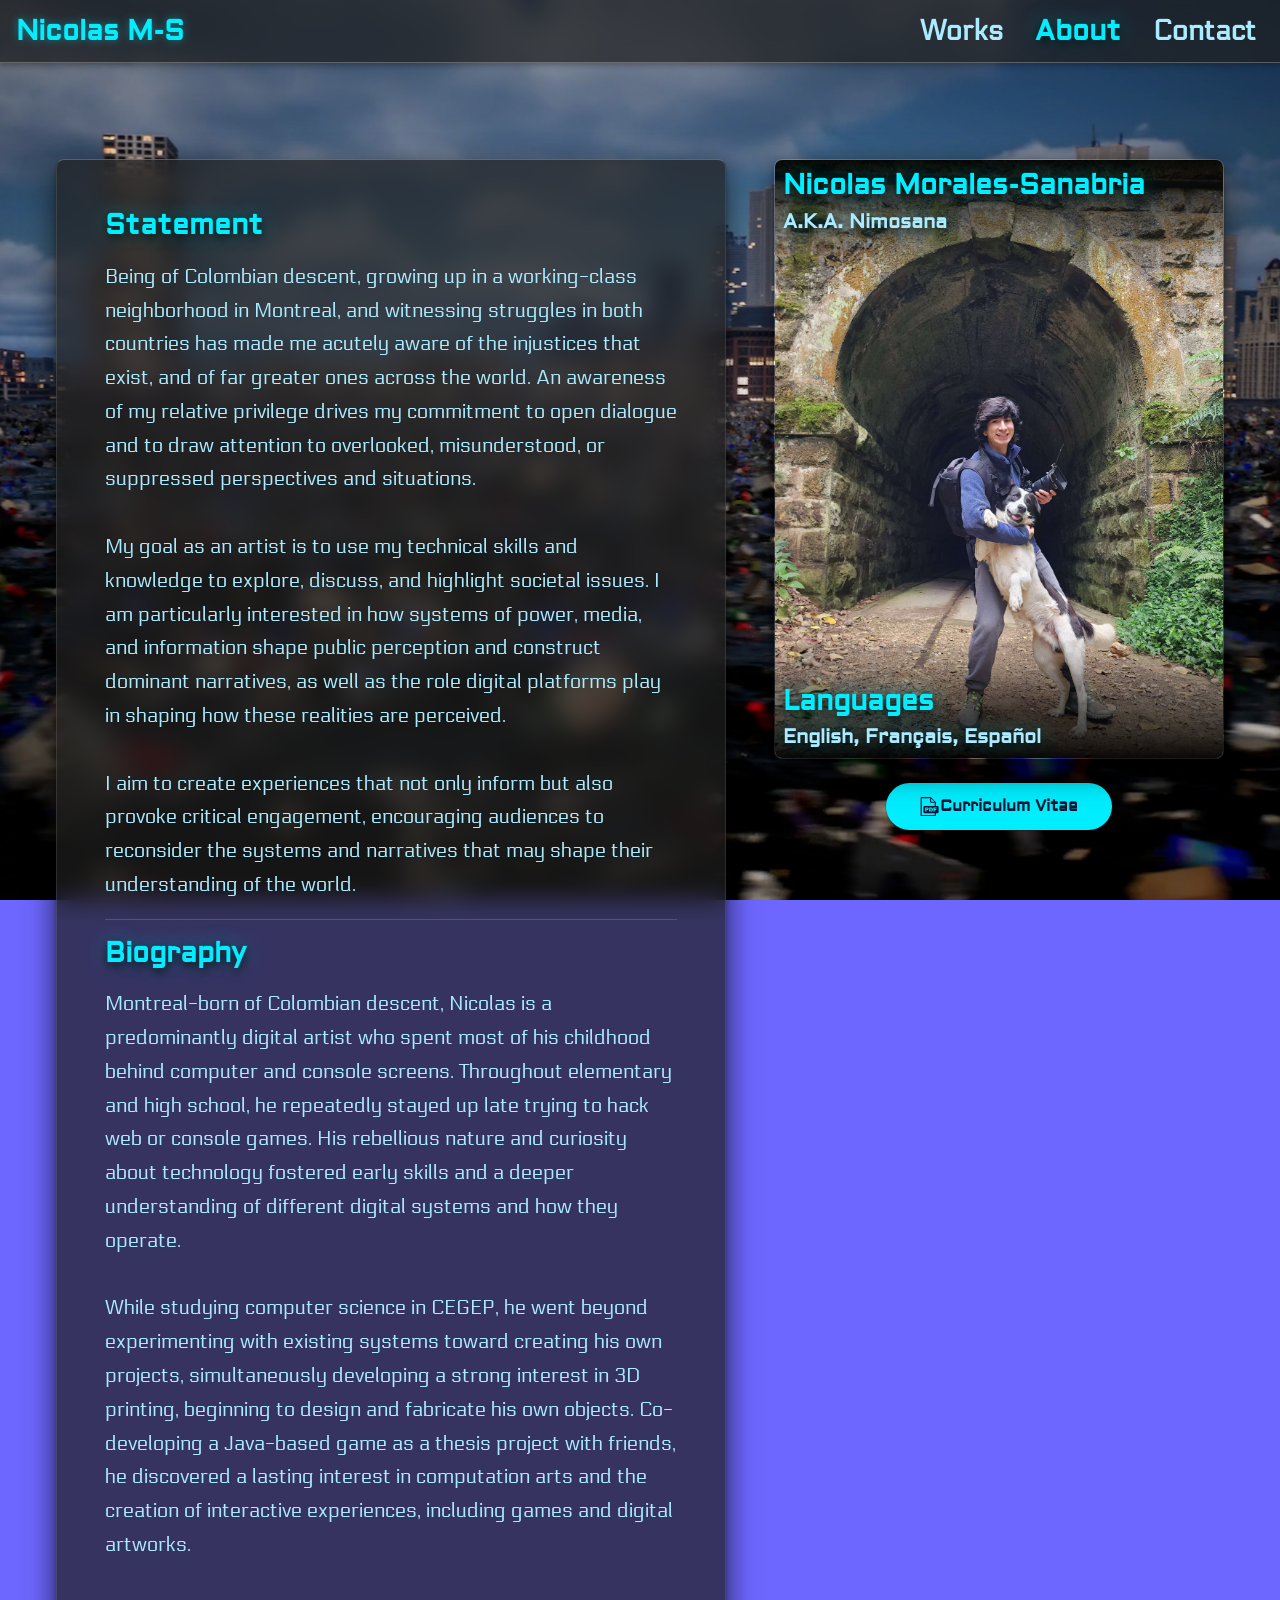
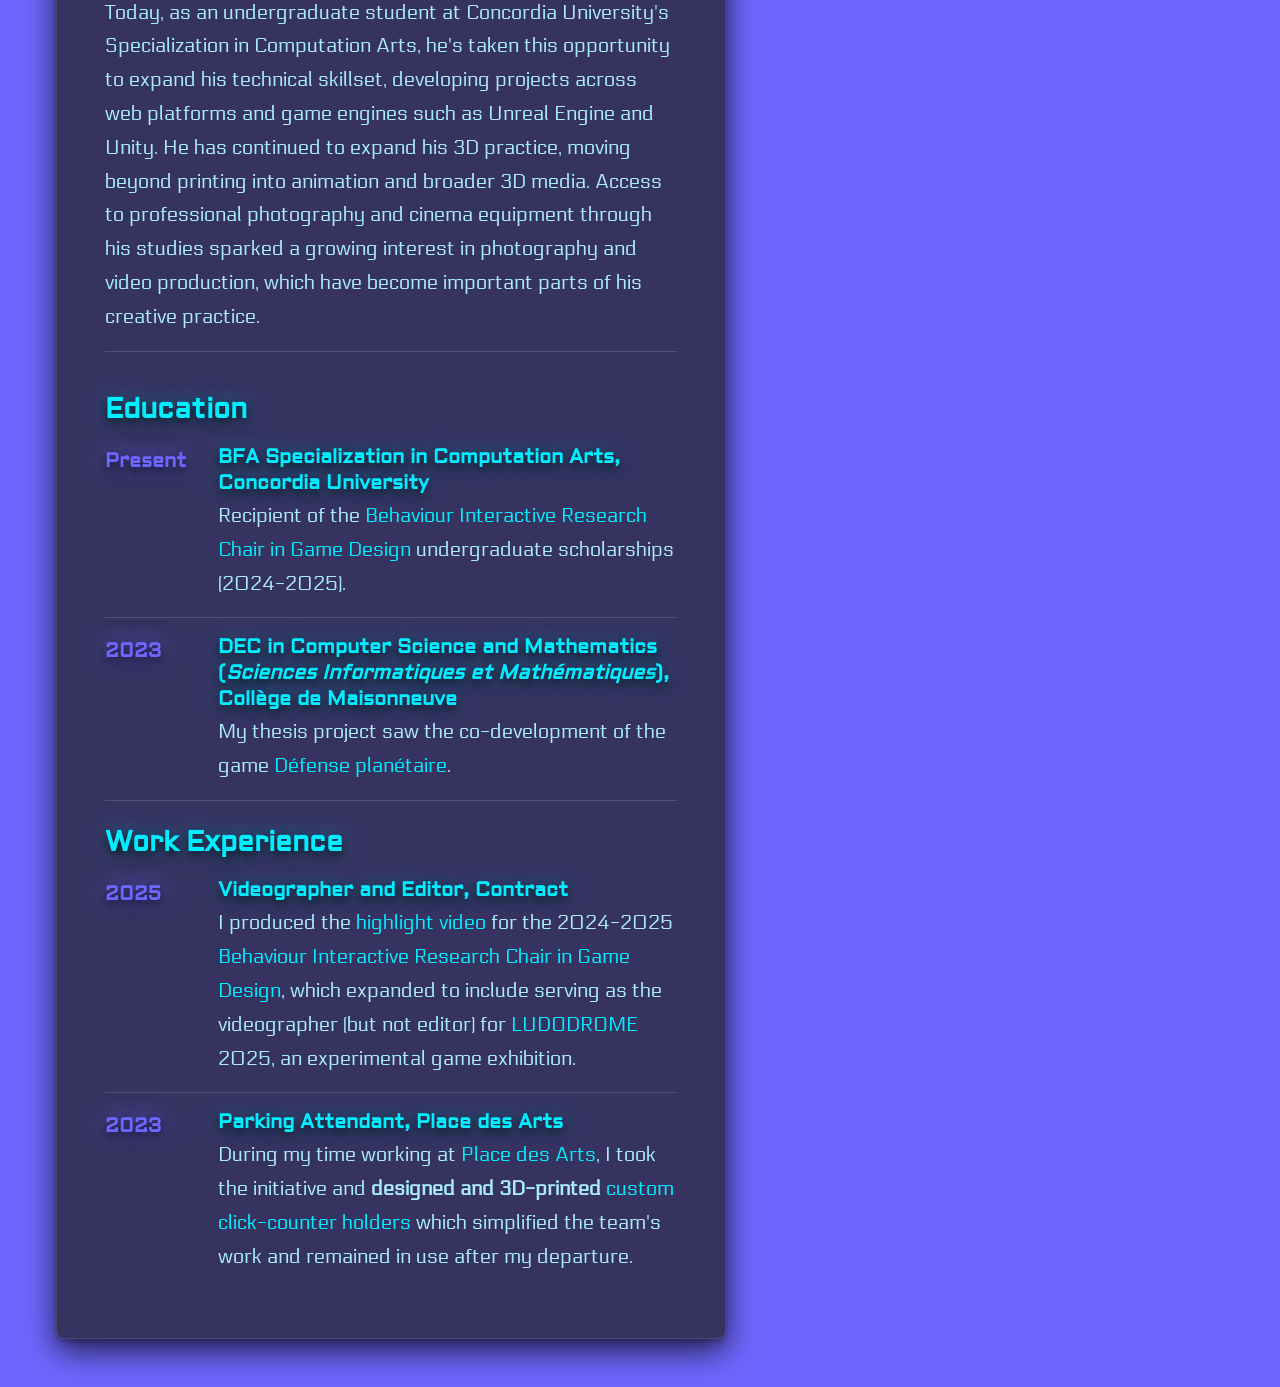
<file: bio/index.html>
<!DOCTYPE html>
<html lang="en" dir="ltr">

<head>
    <link rel="icon" href="../resources/page/icon.png" type="image/png">
    <meta charset="UTF-8">
    <meta name="viewport" content="width=device-width, initial-scale=1.0">
    <link rel="preconnect" href="https://fonts.googleapis.com">
    <link rel="preconnect" href="https://fonts.gstatic.com" crossorigin>
    <!-- <script src="https://unpkg.com/@strudel/web@latest"></script> -->
    <link href="https://fonts.googleapis.com/css2?family=Aldrich&family=Electrolize&family=Jockey+One&display=swap"
        rel="stylesheet">
    <title>Biography - Nicolas M-S</title>
</head>


<link rel="stylesheet" href="../code/css/style.css">
<link rel="stylesheet" href="../code/css/bio.css">
<script src="../code/js/script.js"></script>

<body>
    <nav class="navbar surface" aria-label="Main Navigation">
        <div class="nav-container">
            <div class="nav-brand">
                <a href="../index.html" class="nav-logo">Nicolas M-S</a>
            </div>

            <button class="nav-toggle" aria-expanded="false" aria-controls="nav-menu" aria-label="Toggle navigation">
                <span class="hamburger"></span>
            </button>
            <ul id="nav-menu" class="nav-menu">
                <li><a href="../index.html" class="nav-link">Works</a></li>
                <li><a href="index.html" class="nav-link active">About</a></li>
                <!-- <li><a href="../design-system/index.html" class="nav-link">Design System</a></li> -->
                <li><a href="../contact/index.html" class="nav-link">Contact</a></li>
            </ul>
        </div>
    </nav>

    <main class="container bio-layout">
        <div class="bio-right-column">
            <div class="bio-image-wrapper">
                <img src="../resources/page/porto.jpg" alt="Nicolas Morales-Sanabria Portrait">
                <div class="portrait-overlay"></div>
                <div class="portrait-content">
                    <div class="portrait-name">
                        <h2 class="portrait-title" style="margin-bottom: var(--spacing-xs);">Nicolas Morales-Sanabria
                        </h2>
                        <h3 style="margin-bottom: var(--spacing-md); color: var(--color-text);">A.K.A. Nimosana</h3>
                    </div>
                    <div class="portrait-languages">
                        <h3 class="portrait-title" style="margin-bottom: var(--spacing-xs);">Languages</h3>
                        <h3 style="margin-bottom: 0; color: var(--color-text);">English, Français, Español</h3>
                    </div>
                </div>
            </div>
            <div class="portrait-cv" style="margin-top: var(--spacing-sm);">
                <a href="../resources/page/NicolasMS_CV_2026.pdf" target="_blank" class="btn flex-center">
                    <svg class="cv-icon" version="1.1" id="Layer_1" xmlns="http://www.w3.org/2000/svg"
                        xmlns:xlink="http://www.w3.org/1999/xlink" x="0px" y="0px" viewBox="0 0 115.28 122.88"
                        style="enable-background:new 0 0 115.28 122.88; width: 1.2em; height: 1.2em;"
                        xml:space="preserve">
                        <g fill="currentColor">
                            <path fill-rule="evenodd" clip-rule="evenodd"
                                d="M25.38,57h64.88V37.34H69.59c-2.17,0-5.19-1.17-6.62-2.6c-1.43-1.43-2.3-4.01-2.3-6.17V7.64l0,0H8.15 c-0.18,0-0.32,0.09-0.41,0.18C7.59,7.92,7.55,8.05,7.55,8.24v106.45c0,0.14,0.09,0.32,0.18,0.41c0.09,0.14,0.28,0.18,0.41,0.18 c22.78,0,58.09,0,81.51,0c0.18,0,0.17-0.09,0.27-0.18c0.14-0.09,0.33-0.28,0.33-0.41v-11.16H25.38c-4.14,0-7.56-3.4-7.56-7.56 V64.55C17.82,60.4,21.22,57,25.38,57L25.38,57z M29.5,67.4h13.19c2.87,0,5.02,0.68,6.46,2.05c1.43,1.37,2.14,3.31,2.14,5.84 c0,2.59-0.78,4.62-2.34,6.08c-1.56,1.46-3.94,2.19-7.14,2.19h-4.35v9.49H29.5V67.4L29.5,67.4z M37.45,78.37h1.95 c1.54,0,2.62-0.27,3.24-0.8c0.62-0.53,0.93-1.21,0.93-2.04c0-0.81-0.27-1.49-0.81-2.05c-0.54-0.56-1.55-0.84-3.05-0.84h-2.27V78.37 L37.45,78.37z M54.99,67.4h11.78c2.32,0,4.2,0.32,5.63,0.94c1.43,0.63,2.61,1.53,3.55,2.71c0.93,1.18,1.61,2.55,2.02,4.11 c0.42,1.56,0.63,3.22,0.63,4.97c0,2.74-0.31,4.87-0.94,6.38c-0.62,1.51-1.49,2.78-2.6,3.8c-1.11,1.02-2.3,1.7-3.57,2.04 c-1.74,0.47-3.31,0.7-4.72,0.7H54.99V67.4L54.99,67.4z M62.9,73.21v14.01h1.95c1.66,0,2.84-0.19,3.55-0.55 c0.7-0.37,1.25-1.01,1.65-1.92c0.4-0.92,0.6-2.4,0.6-4.45c0-2.72-0.44-4.57-1.33-5.58c-0.89-1-2.36-1.5-4.42-1.5H62.9L62.9,73.21z M82.25,67.4h19.6v5.52H90.21v4.48h9.96v5.2h-9.96v10.46h-7.95V67.4L82.25,67.4z M97.79,57h9.93c4.16,0,7.56,3.41,7.56,7.56v31.42 c0,4.15-3.41,7.56-7.56,7.56h-9.93v13.55c0,1.61-0.65,3.04-1.7,4.1c-1.06,1.06-2.49,1.7-4.1,1.7c-29.44,0-56.59,0-86.18,0 c-1.61,0-3.04-0.64-4.1-1.7c-1.06-1.06-1.7-2.49-1.7-4.1V5.85c0-1.61,0.65-3.04,1.7-4.1c1.06-1.06,2.53-1.7,4.1-1.7h58.72 C64.66,0,64.8,0,64.94,0c0.64,0,1.29,0.28,1.75,0.69h0.09c0.09,0.05,0.14,0.09,0.23,0.18l29.99,30.36c0.51,0.51,0.88,1.2,0.88,1.98 c0,0.23-0.05,0.41-0.09,0.65V57L97.79,57z M67.52,27.97V8.94l21.43,21.7H70.19c-0.74,0-1.38-0.32-1.89-0.78 C67.84,29.4,67.52,28.71,67.52,27.97L67.52,27.97z" />
                        </g>
                    </svg>
                    <span style="font-family: var(--font-family-heading); margin-bottom: 0;"> Curriculum Vitae</span>
                </a>
            </div>
        </div>



        <div id="bio" class="surface bio-text-wrapper">
            <div class="resume-item">
                <h2 class="resume-section-title">Statement</h2>
                <p> Being of Colombian descent, growing up in a working-class neighborhood in Montreal, and witnessing
                    struggles in both countries has made me acutely aware of the injustices that exist, and of far
                    greater ones across the world. An awareness of my relative privilege drives my commitment to open
                    dialogue and to draw attention to overlooked, misunderstood, or suppressed perspectives and
                    situations.<br><br>
                    My goal as an artist is to use my technical skills and knowledge to explore, discuss, and highlight
                    societal issues. I am particularly interested in how systems of power, media, and information shape
                    public perception and construct dominant narratives, as well as the role digital platforms play in
                    shaping how these realities are perceived. <br><br>
                    I aim to create experiences that not only inform but also provoke critical engagement, encouraging
                    audiences to reconsider the systems and narratives that may shape their understanding of the world.
                </p>
            </div>
            <div class="resume-item">
                <h2 class="resume-section-title">Biography</h2>
                <p> Montreal-born of Colombian descent, Nicolas is a predominantly digital artist who spent most of his
                    childhood behind computer and console screens. Throughout elementary and high school, he repeatedly
                    stayed up late trying to hack web or console games. His rebellious nature and curiosity about
                    technology fostered early skills and a deeper understanding of different digital systems and how
                    they operate.<br><br>
                    While studying computer science in CEGEP, he went beyond experimenting with existing systems toward
                    creating his own projects, simultaneously developing a strong interest in 3D printing, beginning to
                    design and fabricate his own objects. Co-developing a Java-based game as a thesis project with
                    friends, he discovered a lasting interest in computation arts and the creation of interactive
                    experiences, including games and digital artworks.<br><br>
                    Today, as an undergraduate student at Concordia University's Specialization in Computation Arts,
                    he's taken this opportunity to expand his technical skillset, developing projects across web
                    platforms and game engines such as Unreal Engine and Unity. He has continued to expand his 3D
                    practice, moving beyond printing into animation and broader 3D media. Access to professional
                    photography and cinema equipment through his studies sparked a growing interest in photography and
                    video production, which have become important parts of his creative practice.
            </div>

            <div class="resume-container">
                <h2 class="resume-section-title">Education</h2>
                <div class="resume-item">
                    <div class="resume-date">Present</div>
                    <div class="resume-content">
                        <h3>BFA Specialization in Computation Arts, Concordia University</h3>
                        <p>Recipient of the <a href="https://game-design.ca/" target="_blank">Behaviour Interactive
                                Research Chair in Game Design</a> undergraduate scholarships (2024-2025).</p>
                    </div>
                </div>
                <div class="resume-item">
                    <div class="resume-date">2023</div>
                    <div class="resume-content">
                        <h3>DEC in Computer Science and Mathematics (<i>Sciences Informatiques et Mathématiques</i>),
                            Collège de Maisonneuve</h3>
                        <p>My thesis project saw the co-development of the game <a href="">Défense planétaire</a>.</p>
                    </div>
                </div>
                <h2 class="resume-section-title">Work Experience</h2>
                <div class="resume-item">
                    <div class="resume-date">2025</div>
                    <div class="resume-content">
                        <h3>Videographer and Editor, Contract</h3>
                        <p>I produced the <a href="https://www.youtube.com/watch?v=gCreQFiDs4U" target="_blank">
                                highlight video </a>for the 2024-2025 <a href="https://game-design.ca/"
                                target="_blank">Behaviour Interactive Research Chair in Game
                                Design</a>, which expanded to include serving as the videographer (but not editor) for
                            <a href="https://linktr.ee/ludodrome" target="_blank">LUDODROME</a> 2025, an
                            experimental
                            game exhibition.
                        </p>
                    </div>
                </div>
                <div class="resume-item">
                    <div class="resume-date">2023</div>
                    <div class="resume-content">
                        <h3>Parking Attendant, Place des Arts</h3>
                        <p>During my time working at <a href="https://www.placedesarts.com/" target="_blank">Place des
                                Arts</a>, I took the initiative and <strong>designed and 3D-printed </strong><a
                                href="">custom click-counter holders</a> which simplified the team's work and remained
                            in use after my departure.</p>
                    </div>
                </div>
            </div>
        </div>
    </main>
</body>

</html>
</file>
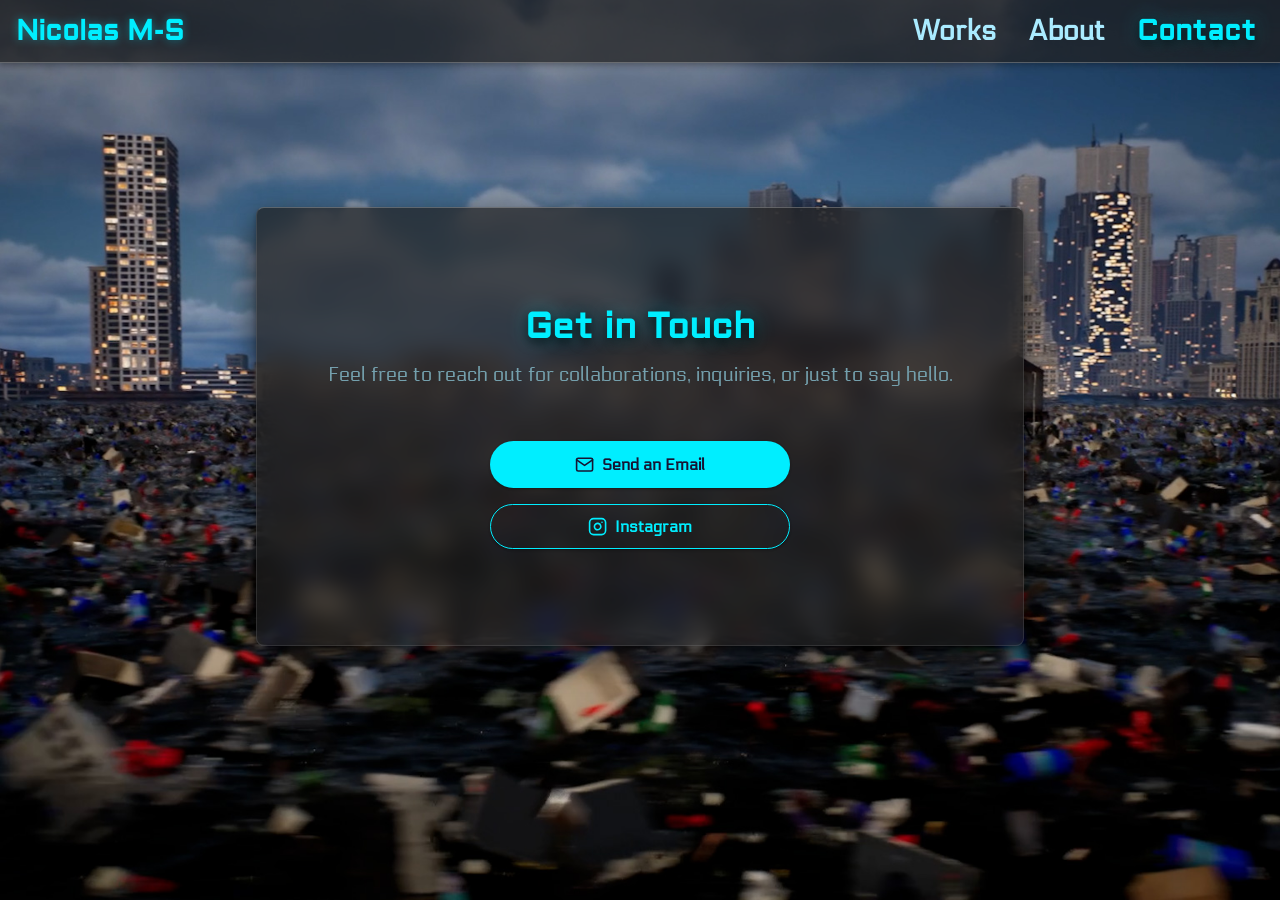
<file: contact/index.html>
<!DOCTYPE html>
<html lang="en" dir="ltr">

<head>
    <link rel="icon" href="../resources/page/icon.png" type="image/png">
    <meta charset="UTF-8">
    <meta name="viewport" content="width=device-width, initial-scale=1.0">
    <link rel="preconnect" href="https://fonts.googleapis.com">
    <link rel="preconnect" href="https://fonts.gstatic.com" crossorigin>
    <link href="https://fonts.googleapis.com/css2?family=Aldrich&family=Electrolize&family=Jockey+One&display=swap"
        rel="stylesheet">
    <title>Contact - Nicolas M-S</title>
</head>

<link rel="stylesheet" href="../code/css/style.css">
<script src="../code/js/script.js"></script>

<body>
    <nav class="navbar surface" aria-label="Main Navigation">
        <div class="nav-container">
            <div class="nav-brand">
                <a href="../index.html" class="nav-logo">Nicolas M-S</a>
            </div>

            <button class="nav-toggle" aria-expanded="false" aria-controls="nav-menu" aria-label="Toggle navigation">
                <span class="hamburger"></span>
            </button>
            <ul id="nav-menu" class="nav-menu">
                <li><a href="../index.html" class="nav-link">Works</a></li>
                <li><a href="../bio/index.html" class="nav-link">About</a></li>
                <!-- <li><a href="../design-system/index.html" class="nav-link">Design System</a></li> -->
                <li><a href="index.html" class="nav-link active">Contact</a></li>
            </ul>
        </div>
    </nav>

    <main class="container"
        style="max-width: 800px; margin: 0 auto; display: flex; flex-direction: column; gap: var(--spacing-xl); padding-top: var(--spacing-xxl);">
        <section class="surface" style="padding: var(--spacing-xxl) var(--spacing-lg); text-align: center;">
            <h1 style="margin-bottom: var(--spacing-sm);">Get in Touch</h1>
            <p style="margin-bottom: var(--spacing-xl); color: var(--color-text-muted);">Feel free to reach out for
                collaborations, inquiries, or just to say hello.</p>

            <div style="display: flex; flex-direction: column; gap: var(--spacing-md); align-items: center;">
                <a href="mailto:nimosana@yahoo.com" class="btn"
                    style="width: 100%; max-width: 300px; display: inline-flex; justify-content: center; align-items: center; gap: var(--spacing-sm);">
                    <svg style="width: 1.2em; height: 1.2em;" viewBox="0 0 24 24" fill="none" stroke="currentColor"
                        stroke-width="2" stroke-linecap="round" stroke-linejoin="round">
                        <path d="M4 4h16c1.1 0 2 .9 2 2v12c0 1.1-.9 2-2 2H4c-1.1 0-2-.9-2-2V6c0-1.1.9-2 2-2z"></path>
                        <polyline points="22,6 12,13 2,6"></polyline>
                    </svg>
                    Send an Email
                </a>

                <a href="https://instagram.com/nimosanart" target="_blank" class="btn"
                    style="width: 100%; max-width: 300px; display: inline-flex; justify-content: center; align-items: center; gap: var(--spacing-sm); background: transparent; border: 1px solid var(--color-primary); color: var(--color-primary);">
                    <!-- Instagram SVG Icon. Update the icon or path if necessary -->
                    <svg style="width: 1.2em; height: 1.2em;" viewBox="0 0 24 24" fill="none" stroke="currentColor"
                        stroke-width="2" stroke-linecap="round" stroke-linejoin="round">
                        <rect x="2" y="2" width="20" height="20" rx="5" ry="5"></rect>
                        <path d="M16 11.37A4 4 0 1 1 12.63 8 4 4 0 0 1 16 11.37z"></path>
                        <line x1="17.5" y1="6.5" x2="17.51" y2="6.5"></line>
                    </svg>
                    Instagram
                </a>
            </div>
        </section>
    </main>

</body>

</html>
</file>
<file: code/css/style.css>
/* ========================================================================= */
/* CSS Variables (Tokens) Foundation                                         */
/* ========================================================================= */
:root {
    /* 11-Color Scale Generation Base Colors */
    --color-bg-base: rgb(110, 103, 255);
    --color-surf-base: rgba(30, 30, 30, 0.7);
    --color-prim-base: #00eeff;
    --color-text-base: #aaebff;

    /* Background Scale */
    --color-bg-50: color-mix(in srgb, var(--color-bg-base), white 80%);
    --color-bg-100: color-mix(in srgb, var(--color-bg-base), white 64%);
    --color-bg-200: color-mix(in srgb, var(--color-bg-base), white 48%);
    --color-bg-300: color-mix(in srgb, var(--color-bg-base), white 32%);
    --color-bg-400: color-mix(in srgb, var(--color-bg-base), white 16%);
    --color-bg-500: var(--color-bg-base);
    --color-bg-600: color-mix(in srgb, var(--color-bg-base), black 16%);
    --color-bg-700: color-mix(in srgb, var(--color-bg-base), black 32%);
    --color-bg-800: color-mix(in srgb, var(--color-bg-base), black 48%);
    --color-bg-900: color-mix(in srgb, var(--color-bg-base), black 64%);
    --color-bg-950: color-mix(in srgb, var(--color-bg-base), black 80%);

    /* Surface Scale */
    --color-surf-50: color-mix(in srgb, var(--color-surf-base), white 80%);
    --color-surf-100: color-mix(in srgb, var(--color-surf-base), white 64%);
    --color-surf-200: color-mix(in srgb, var(--color-surf-base), white 48%);
    --color-surf-300: color-mix(in srgb, var(--color-surf-base), white 32%);
    --color-surf-400: color-mix(in srgb, var(--color-surf-base), white 16%);
    --color-surf-500: var(--color-surf-base);
    --color-surf-600: color-mix(in srgb, var(--color-surf-base), black 16%);
    --color-surf-700: color-mix(in srgb, var(--color-surf-base), black 32%);
    --color-surf-800: color-mix(in srgb, var(--color-surf-base), black 48%);
    --color-surf-900: color-mix(in srgb, var(--color-surf-base), black 64%);
    --color-surf-950: color-mix(in srgb, var(--color-surf-base), black 80%);

    /* Primary Scale */
    --color-prim-50: color-mix(in srgb, var(--color-prim-base), white 80%);
    --color-prim-100: color-mix(in srgb, var(--color-prim-base), white 64%);
    --color-prim-200: color-mix(in srgb, var(--color-prim-base), white 48%);
    --color-prim-300: color-mix(in srgb, var(--color-prim-base), white 32%);
    --color-prim-400: color-mix(in srgb, var(--color-prim-base), white 16%);
    --color-prim-500: var(--color-prim-base);
    --color-prim-600: color-mix(in srgb, var(--color-prim-base), black 16%);
    --color-prim-700: color-mix(in srgb, var(--color-prim-base), black 32%);
    --color-prim-800: color-mix(in srgb, var(--color-prim-base), black 48%);
    --color-prim-900: color-mix(in srgb, var(--color-prim-base), black 64%);
    --color-prim-950: color-mix(in srgb, var(--color-prim-base), black 80%);

    /* Text Scale */
    --color-txt-50: color-mix(in srgb, var(--color-text-base), white 80%);
    --color-txt-100: color-mix(in srgb, var(--color-text-base), white 64%);
    --color-txt-200: color-mix(in srgb, var(--color-text-base), white 48%);
    --color-txt-300: color-mix(in srgb, var(--color-text-base), white 32%);
    --color-txt-400: color-mix(in srgb, var(--color-text-base), white 16%);
    --color-txt-500: var(--color-text-base);
    --color-txt-600: color-mix(in srgb, var(--color-text-base), black 16%);
    --color-txt-700: color-mix(in srgb, var(--color-text-base), black 32%);
    --color-txt-800: color-mix(in srgb, var(--color-text-base), black 48%);
    --color-txt-900: color-mix(in srgb, var(--color-text-base), black 64%);
    --color-txt-950: color-mix(in srgb, var(--color-text-base), black 80%);

    /* Base Aliases to Ensure Layout Stability */
    --color-background: var(--color-bg-500);
    --color-surface: var(--color-surf-500);
    --color-surface-hover: var(--color-surf-400);
    --color-primary: var(--color-prim-500);
    --color-primary-hover: var(--color-prim-300);
    --color-primary-active: var(--color-prim-700);
    --color-text: var(--color-txt-500);
    --color-text-muted: var(--color-txt-700);
    --color-text-on-primary: var(--color-bg-950);
    --color-border: var(--color-bg-700);
    --color-error: #ff5252;
    --color-success: #4caf50;
    --color-focus: var(--color-prim-300);

    /* Typography Scale */
    --font-family-base: "Electrolize", sans-serif;
    --font-family-heading: "Aldrich", sans-serif;
    --font-size-base: 1rem;
    /* 16px default */
    --font-size-sm: 0.875rem;
    /* 14px */
    --font-size-md: 1.125rem;
    /* 18px */
    --font-size-lg: 1.25rem;
    /* 20px */
    --font-size-xl: 1.75rem;
    /* 28px */
    --font-size-xxl: 2.25rem;
    /* 36px */
    --line-height-body: 1.69;
    /* Kept from original */
    --line-height-heading: 1.3;

    /* Spacing System */
    --spacing-xs: 0.25rem;
    /* 4px */
    --spacing-sm: 0.5rem;
    /* 8px */
    --spacing-md: 1rem;
    /* 16px */
    --spacing-lg: 2rem;
    /* 32px */
    --spacing-xl: 3rem;
    /* 48px */
    --spacing-xxl: 6rem;
    /* 96px */

    /* Thumbnail Sizes */
    --thumbnail-width: 12rem;
    --thumbnail-height: 6.75rem;

    /* Scrollbar Settings */
    --scrollbar-thickness: 10px;


    /* Radii & Effects */
    --radius-sm: 4px;
    --radius-md: 8px;
    --radius-lg: 16px;
    --radius-pill: 9999px;
    --shadow-sm: 0 1px 3px rgba(0, 0, 0, 0.12), 0 1px 2px rgba(0, 0, 0, 0.24);
    --shadow-md: 0 4px 6px rgba(0, 0, 0, 0.15), 0 2px 4px rgba(0, 0, 0, 0.12);
    --transition-fast: 0.15s ease-in-out;
    --transition-normal: 0.3s ease-in-out;
}

/* Global Scrollbar Theming */
html::-webkit-scrollbar,
::-webkit-scrollbar {
    width: var(--scrollbar-thickness);
    height: var(--scrollbar-thickness);
}

html::-webkit-scrollbar-track,
::-webkit-scrollbar-track {
    background: rgba(0, 0, 0, 0.4);
    border-radius: var(--radius-pill);
}

html::-webkit-scrollbar-thumb,
::-webkit-scrollbar-thumb {
    background-color: var(--color-primary);
    border-radius: var(--radius-pill);
}

html::-webkit-scrollbar-thumb:hover,
::-webkit-scrollbar-thumb:hover {
    background-color: var(--color-primary-hover);
}

/* Base scrollbar for Firefox globally */
html {
    scrollbar-width: thin;
    scrollbar-color: var(--color-primary) var(--color-bg-950);
}

/* Resets & Base Configuration (Accessibility & Flexibility) */
.electrolize-regular {
    font-family: "Electrolize", sans-serif;
    font-weight: bold;
    font-style: normal;
}

.aldrich-regular {
    font-family: "Aldrich", sans-serif;
    font-weight: bold;
    font-style: normal;
}


/* Box sizing rules */
*,
*::before,
*::after {
    box-sizing: border-box;
}

/* Remove default margin */
body,
h1,
h2,
h3,
h4,
h5,
h6,
p,
figure,
blockquote,
dl,
dd {
    margin: 0;
}

/* Set core root defaults */
html {
    font-size: 16px;
    /* Base 16px so REM units work reliably */
    scroll-behavior: smooth;
    font-family: var(--font-family-base);
}

body {
    min-height: 100vh;
    text-rendering: optimizeSpeed;
    line-height: var(--line-height-body);
    background-color: var(--color-background);
    background-image: url('../../resources/Works/3D/submerged_20.jpg');
    background-repeat: no-repeat;
    background-position: center center;
    background-attachment: fixed;
    background-size: cover;
    color: var(--color-text);
    overflow-x: hidden;
    min-width: 320px;
    -webkit-font-smoothing: antialiased;
}

/* Prevent Background Scrolling When Modal Open */
html:has(dialog[open]),
body:has(dialog[open]) {
    overflow: hidden;
}

/* Typography */

h1,
h2,
h3,
h4,
h5,
h6 {
    font-family: var(--font-family-heading);
    line-height: var(--line-height-heading);
    color: var(--color-primary);
    margin-bottom: var(--spacing-md);
    font-weight: 700;
    text-shadow: 0 4px 12px rgba(0, 0, 0, 0.9), 0 0 20px rgba(0, 238, 255, 0.4);
}

h1 {
    font-size: clamp(var(--font-size-xl), 5vw, var(--font-size-xxl));
}

h2 {
    font-size: clamp(var(--font-size-lg), 4vw, var(--font-size-xl));
}

h3 {
    font-size: clamp(var(--font-size-md), 3vw, var(--font-size-lg));
}

p {
    font-size: clamp(var(--font-size-md), 2.5vw, var(--font-size-lg));
    margin-bottom: var(--spacing-md);
    color: var(--color-text);
    max-width: 80ch;
}

.portrait-title {
    font-size: clamp(var(--font-size-lg), 3vw, var(--font-size-xl));
}

.cv-link {
    justify-content: flex-start;
    gap: var(--spacing-xs);
    text-decoration: none;
    transition: transform var(--transition-fast), filter var(--transition-fast);
    filter: drop-shadow(0 4px 12px rgba(0, 0, 0, 0.9)) drop-shadow(0 0 8px rgba(0, 0, 0, 0.8));
}

.cv-link:hover {
    transform: translateX(4px);
    filter: drop-shadow(0 6px 16px rgba(0, 0, 0, 0.9)) drop-shadow(0 0 16px rgba(0, 238, 255, 0.6));
}

.cv-link:hover .cv-text {
    text-decoration-color: var(--color-primary);
}

.cv-icon {
    width: 1.2em;
    height: 1.2em;
    transition: transform var(--transition-fast);
}

.cv-text {
    margin-bottom: 0;
    font-family: var(--font-family-heading);
    font-size: var(--font-size-xl);
    text-decoration: underline;
    font-weight: bolder;
    text-decoration-color: transparent;
    transition: text-decoration-color var(--transition-fast);
}

/* Links */
a {
    color: var(--color-primary);
    text-decoration: underline;
    text-decoration-color: transparent;
    text-underline-offset: 4px;
    transition: color var(--transition-fast), text-decoration-color var(--transition-fast);
}

a:hover {
    text-decoration-color: var(--color-primary);
}

/* Focus State (WCAG Keyboard Accessibility) */
:focus-visible {
    outline: 3px solid var(--color-focus);
    outline-offset: 2px;
    border-radius: var(--radius-sm);
}

/* ========================================================================= */
/* Layout Architecture                                                       */
/* ========================================================================= */

.container {
    width: 100%;
    max-width: 1200px;
    margin: 0 auto;
    padding: var(--spacing-xl) var(--spacing-md);
    display: flex;
    flex-direction: column;
    gap: var(--spacing-xl);
    /* Gap for sections */
}

/* A reusable surface/card class for layers and elevation */
.surface {
    background-color: var(--color-surface);
    backdrop-filter: blur(12px);
    -webkit-backdrop-filter: blur(12px);
    border-radius: var(--radius-md);
    padding: var(--spacing-xl);
    box-shadow: var(--shadow-md), 0 12px 32px rgba(0, 0, 0, 0.7);
    border: 1px solid rgba(255, 255, 255, 0.1);
    border-top: 1px solid rgba(255, 255, 255, 0.25);
    scroll-margin-top: calc(var(--spacing-xl) + 80px);
    /* Stronger borders and shadows for intense depth */
}

/* Grid layout utility */
.grid {
    display: grid;
    gap: var(--spacing-lg);
}

/* Auto-fit grid for components */
.grid-auto {
    grid-template-columns: repeat(auto-fit, minmax(250px, 1fr));
}

/* Flex utilities */
.flex {
    display: flex;
    gap: var(--spacing-md);
}

.flex-col {
    display: flex;
    flex-direction: column;
    gap: var(--spacing-md);
}

.flex-center {
    display: flex;
    align-items: center;
    justify-content: center;
}

.flex-wrap {
    flex-wrap: wrap;
}



/* ========================================================================= */
/* UI Components                                                             */
/* ========================================================================= */

/* Button */
.btn {
    display: inline-flex;
    align-items: center;
    justify-content: center;
    padding: var(--spacing-sm) var(--spacing-lg);
    font-size: var(--font-size-base);
    font-family: var(--font-family-base);
    font-weight: bold;
    color: var(--color-text-on-primary);
    background-color: var(--color-primary);
    border: 2px solid transparent;
    border-radius: var(--radius-pill);
    text-decoration: none;
    transition: all var(--transition-fast);
    box-shadow: var(--shadow-sm);
}

.btn:hover {
    background-color: var(--color-primary-hover);
    transform: translateY(-2px);
    box-shadow: var(--shadow-md);
}

.btn:active {
    background-color: var(--color-primary-active);
    transform: translateY(0);
}

.btn:disabled {
    background-color: var(--color-surface-hover);
    color: var(--color-text-muted);
    cursor: not-allowed;
    transform: none;
    box-shadow: none;
}

.btn-secondary {
    background-color: transparent;
    border-color: var(--color-primary);
    color: var(--color-primary);
}

.btn-secondary:hover {
    background-color: rgba(231, 151, 151, 0.1);
    /* Primary low alpha */
}

/* Text Input & Form Elements */
.input {
    width: 100%;
    padding: var(--spacing-sm) var(--spacing-md);
    font-family: var(--font-family-base);
    font-size: var(--font-size-base);
    color: var(--color-text);
    background-color: rgba(0, 0, 0, 0.4);
    border: 1px solid var(--color-border);
    border-radius: var(--radius-sm);
    transition: border-color var(--transition-fast), box-shadow var(--transition-fast);
}

.input::placeholder {
    color: var(--color-primary);
}

.input:focus {
    outline: none;
    border-color: var(--color-primary);
    box-shadow: 0 0 0 3px rgba(231, 151, 151, 0.2);
}

/* Checkboxes and Radios */
.checkbox-group,
.radio-group {
    display: flex;
    align-items: center;
    gap: var(--spacing-sm);
    margin-bottom: var(--spacing-sm);
}

input[type="checkbox"],
input[type="radio"] {
    width: 1.25rem;
    height: 1.25rem;
    cursor: url('resources/cursor.png'), pointer;
    accent-color: var(--color-primary);
}

/* Decor, Icons & Images */
img {
    max-width: 100%;
    height: auto;
    border-radius: var(--radius-sm);
    display: block;
}

.aspect-16-9 {
    aspect-ratio: 16 / 9;
    object-fit: cover;
}

.aspect-1-1 {
    aspect-ratio: 1 / 1;
    object-fit: cover;
}

/* Select / Dropdown */
select.input {
    appearance: none;
    /* cursor: url('resources/cursor.png'), pointer; */
    background-image: url("data:image/svg+xml;charset=UTF-8,%3csvg xmlns='http://www.w3.org/2000/svg' viewBox='0 0 24 24' fill='none' stroke='%2300eeff' stroke-width='2' stroke-linecap='round' stroke-linejoin='round'%3e%3cpolyline points='6 9 12 15 18 9'%3e%3c/polyline%3e%3c/svg%3e");
    background-repeat: no-repeat;
    background-position: right 1rem center;
    background-size: 1.25em;
}

select.input option {
    background-color: var(--color-background);
    color: var(--color-text);
}

/* Card Component */
.card {
    background-color: rgba(30, 30, 30, 0.4);
    backdrop-filter: blur(12px);
    border-radius: var(--radius-md);
    padding: var(--spacing-md);
    box-shadow: var(--shadow-sm);
    border: 1px solid rgba(255, 255, 255, 0.05);
    transition: transform var(--transition-fast), box-shadow var(--transition-fast);
}

.card h4 {
    margin-bottom: var(--spacing-xs);
    color: var(--color-primary);
    font-size: var(--font-size-md);
}

.card:hover {
    transform: translateY(-4px);
    box-shadow: var(--shadow-md), 0 8px 24px rgba(0, 0, 0, 0.6);
    border: 1px solid rgba(255, 255, 255, 0.15);
}

/* Progress Bar */
progress {
    -webkit-appearance: none;
    appearance: none;
    width: 100%;
    height: 12px;
    border-radius: var(--radius-pill);
    background-color: rgba(255, 255, 255, 0.1);
    border: 1px solid rgba(255, 255, 255, 0.05);
    overflow: hidden;
}

progress::-webkit-progress-bar {
    background-color: rgba(0, 0, 0, 0.3);
}

progress::-webkit-progress-value {
    background-color: var(--color-primary);
    box-shadow: 0 0 10px var(--color-primary);
}

progress::-moz-progress-bar {
    background-color: var(--color-primary);
}

/* Tooltips */
.tooltip-container {
    position: relative;
    display: inline-block;
    cursor: help;
    text-decoration: underline dotted var(--color-primary);
    text-underline-offset: 4px;
}

.tooltip-container::after {
    content: attr(data-tooltip);
    position: absolute;
    bottom: 150%;
    left: 50%;
    transform: translateX(-50%) translateY(10px);
    background-color: var(--color-bg-900);
    color: var(--color-text);
    padding: var(--spacing-xs) var(--spacing-sm);
    border-radius: var(--radius-sm);
    font-size: var(--font-size-sm);
    white-space: nowrap;
    opacity: 0;
    pointer-events: none;
    transition: opacity var(--transition-fast), transform var(--transition-fast);
    border: 1px solid var(--color-border);
    box-shadow: var(--shadow-md);
}

.tooltip-container:hover::after,
.tooltip-container:focus::after {
    opacity: 1;
    transform: translateX(-50%) translateY(0);
}

/* Alerts */
.alert {
    padding: var(--spacing-md);
    border-radius: var(--radius-sm);
    background-color: rgba(0, 0, 0, 0.4);
    border-left: 4px solid var(--color-primary);
    box-shadow: inset 0 0 0 1px rgba(255, 255, 255, 0.05);
    color: var(--color-text);
}

.alert-error {
    border-left-color: var(--color-error);
}

.alert-success {
    border-left-color: var(--color-success);
}

.alert strong {
    color: white;
}

/* Dialog Box */
dialog {
    background-color: var(--color-surface);
    backdrop-filter: blur(16px);
    -webkit-backdrop-filter: blur(16px);
    border: 1px solid rgba(255, 255, 255, 0.15);
    border-top: 1px solid rgba(255, 255, 255, 0.3);
    border-radius: var(--radius-md);
    color: var(--color-text);
    padding: var(--spacing-xl);
    max-width: 500px;
    box-shadow: 0 20px 50px rgba(0, 0, 0, 0.8), 0 0 0 100vw rgba(0, 0, 0, 0.5);
    /* fallback for old backdrop */
    margin: auto;
}

dialog::backdrop {
    background: rgba(0, 0, 0, 0.7);
    backdrop-filter: blur(6px);
}

/* Image Button */
button.btn-image {
    background-color: rgba(30, 30, 30, 0.4);
    backdrop-filter: blur(12px);
    border: 1px solid rgba(255, 255, 255, 0.05);
    border-radius: var(--radius-md);
    padding: var(--spacing-sm);
    cursor: url('resources/cursor.png'), pointer;
    transition: transform var(--transition-fast), box-shadow var(--transition-fast), border-color var(--transition-fast);
    box-shadow: var(--shadow-sm);
    display: inline-flex;
    align-items: center;
    justify-content: center;
}

button.btn-image:hover {
    transform: translateY(-4px);
    box-shadow: var(--shadow-md), 0 8px 24px rgba(0, 0, 0, 0.6);
    border-color: rgba(255, 255, 255, 0.15);
}

button.btn-image img {
    display: block;
    width: 80px;
    height: 80px;
    object-fit: contain;
    border-radius: var(--radius-sm);
}

/* ========================================================================= */
/* Portfolio Specific Components                                             */
/* ========================================================================= */

/* Slideshow Gallery */
.slideshow {
    position: relative;
    width: 100%;
    margin-top: var(--spacing-md);
    overflow: hidden;
    border-radius: var(--radius-md);
    box-shadow: var(--shadow-md);
    background-color: var(--color-bg-950);
    border: 1px solid rgba(255, 255, 255, 0.1);
}

.slideshow-track {
    display: flex;
    width: 100%;
    overflow-x: auto;
    scroll-snap-type: x mandatory;
    scroll-behavior: smooth;
    -ms-overflow-style: none;
    /* IE and Edge */
    scrollbar-width: none;
    /* Firefox */
}

.slideshow-track::-webkit-scrollbar {
    display: none;
}

.slide {
    flex: 0 0 100%;
    width: 100%;
    scroll-snap-align: center;
    position: relative;
    aspect-ratio: var(--aspect-ratio, 16 / 9);
    /* Consistent ratio constraints */
    display: flex;
    justify-content: center;
    align-items: center;
    overflow: hidden;
}

/* Ensure youtube embeds and images cover properly */
.slide iframe,
.slide img {
    border: none;
    width: 100%;
    height: 100%;
    object-fit: cover;
    transition: transform var(--transition-normal);
}

.slide a {
    display: block;
    width: 100%;
    height: 100%;
    outline: none;
}

.slide a:hover img {
    transform: scale(1.02);
}

/* Navigation Arrows for Slideshow */
.slide-nav {
    position: absolute;
    top: 50%;
    transform: translateY(-50%);
    background: rgba(0, 0, 0, 0.6);
    backdrop-filter: blur(8px);
    -webkit-backdrop-filter: blur(8px);
    color: var(--color-text);
    border: 1px solid rgba(255, 255, 255, 0.1);
    padding: var(--spacing-sm) var(--spacing-md);
    cursor: url('resources/cursor.png'), pointer;
    font-size: var(--font-size-xl);
    border-radius: var(--radius-sm);
    z-index: 10;
    transition: background var(--transition-fast), color var(--transition-fast), transform var(--transition-fast);
}

.slide-nav.prev {
    left: var(--spacing-sm);
}

.slide-nav.next {
    right: var(--spacing-sm);
}

.slide-nav:hover,
.slide-nav:focus-visible {
    background: var(--color-primary);
    color: var(--color-bg-950);
    outline: none;
}

.slide-nav:active {
    transform: translateY(-50%) scale(0.95);
}

/* Image Grid */
.image-grid .grid-img {
    width: 100%;
    height: 100%;
    object-fit: cover;
    aspect-ratio: 1 / 1;
    border-radius: var(--radius-md);
    border: 1px solid rgba(255, 255, 255, 0.1);
    transition: transform var(--transition-normal), box-shadow var(--transition-fast), border-color var(--transition-fast);
}

.image-grid a {
    display: block;
    outline: none;
}

.image-grid .grid-img:hover,
.image-grid a:focus .grid-img {
    transform: translateY(-4px) scale(1.02);
    box-shadow: var(--shadow-md), 0 8px 32px rgba(0, 238, 255, 0.4);
    border-color: rgba(255, 255, 255, 0.3);
}

/* Portrait Overlay & Details */
.portrait-overlay {
    position: absolute;
    inset: 0;
    background: linear-gradient(to bottom, rgba(0, 0, 0, 0.95) 0%, transparent 20%, transparent 80%, rgba(0, 0, 0, 0.95) 100%);
    z-index: 1;
}

.portrait-content {
    position: relative;
    z-index: 2;
    display: flex;
    flex-direction: column;
    justify-content: space-between;
    width: 100%;
}

.gallery-slide-link {
    text-decoration: none;
}

.gallery-slide-link .portrait-title {
    color: var(--color-text-muted);
    transition: color 0.3s ease, transform 0.3s cubic-bezier(0.16, 1, 0.3, 1), text-shadow 0.3s ease;
}

.gallery-slide-link .portrait-mediums {
    color: var(--color-text-muted);
    transition: color 0.3s ease, transform 0.3s cubic-bezier(0.16, 1, 0.3, 1) 0.05s, text-shadow 0.3s ease;
}

.gallery-slide-link:hover .portrait-title {
    color: var(--color-primary);
    transform: translateX(4px);
    text-shadow: 0 4px 12px rgba(0, 0, 0, 0.9), 0 0 20px rgba(0, 238, 255, 0.4);
}

.gallery-slide-link:hover .portrait-mediums {
    color: var(--color-primary);
    transform: translateX(2px);
    text-shadow: 0 4px 12px rgba(0, 0, 0, 0.9), 0 0 20px rgba(0, 238, 255, 0.4);
}

.gallery-slide-link .gallery-hover-expand {
    opacity: 0;
    transform: translateY(10px);
    transition: opacity 0.4s ease, transform 0.4s ease;
}

.gallery-slide-link:hover .gallery-hover-expand,
.gallery-slide-link:focus-visible .gallery-hover-expand {
    opacity: 1;
    transform: translateY(0);
}

.gallery-portrait-content {
    position: absolute;
    top: var(--spacing-sm);
    left: var(--spacing-sm);
    bottom: auto;
    text-align: left;
    padding: var(--spacing-md);
    justify-content: flex-start;
    z-index: 10;
}

@media (max-width: 768px) {
    .gallery-portrait-content {
        top: 0;
        left: 0;
        padding: var(--spacing-sm);
    }
}

/* Slideshow Thumbnails */
.slideshow-thumbnails {
    display: flex;
    gap: var(--spacing-sm);
    margin-top: var(--spacing-md);
    overflow-x: auto;
    padding-top: 4px;
    padding-bottom: var(--spacing-xs);
}

.thumbnail {
    flex: 0 0 auto;
    width: var(--thumbnail-width);
    height: var(--thumbnail-height);
    object-fit: cover;
    cursor: pointer;
    border: 2px solid transparent;
    opacity: 0.5;
    border-radius: var(--radius-sm);
    transition: opacity var(--transition-fast), border-color var(--transition-fast), transform var(--transition-fast);
}

.thumbnail:hover {
    opacity: 0.8;
    transform: translateY(-2px);
}

.thumbnail.active {
    opacity: 1;
    border-color: var(--color-primary);
}


/* ========================================================================= */
/* Navigation Menu                                                           */
/* ========================================================================= */

.navbar {
    position: sticky;
    top: 0;
    z-index: 1000;
}

nav.surface {
    padding: var(--spacing-sm) var(--spacing-md);
    border-radius: 0;
    margin-bottom: var(--spacing-xl);
    /* Override global .surface background and filter so it doesn't isolate the dropdown blur */
    background-color: transparent !important;
    backdrop-filter: none !important;
    -webkit-backdrop-filter: none !important;
    box-shadow: none !important;
    border: none !important;
}

.navbar::before {
    content: "";
    position: absolute;
    top: 0;
    left: 0;
    right: 0;
    bottom: 0;
    background-color: var(--color-surface);
    backdrop-filter: blur(12px);
    -webkit-backdrop-filter: blur(12px);
    box-shadow: var(--shadow-md);
    border-bottom: 1px solid rgba(255, 255, 255, 0.25);
    z-index: -1;
}

.nav-container {
    max-width: 1600px;
    margin: 0 auto;
    display: flex;
    justify-content: space-between;
    align-items: center;
}

.nav-brand .nav-logo {
    font-family: var(--font-family-heading);
    font-size: clamp(var(--font-size-lg), 5vw, var(--font-size-xl));
    font-weight: 700;
    color: var(--color-primary);
    text-decoration: none;
    text-shadow: 0 0 10px rgba(0, 238, 255, 0.4);
}

.nav-toggle {
    display: none;
    background: transparent;
    border: none;
    padding: var(--spacing-sm);
}

.hamburger {
    display: block;
    position: relative;
    width: 24px;
    height: 2px;
    background-color: var(--color-primary);
    transition: background-color var(--transition-fast);
}

.hamburger::before,
.hamburger::after {
    content: '';
    position: absolute;
    width: 24px;
    height: 2px;
    background-color: var(--color-primary);
    transition: transform var(--transition-normal);
    left: 0;
}

.hamburger::before {
    transform: translateY(-8px);
}

.hamburger::after {
    transform: translateY(8px);
}

.nav-toggle[aria-expanded="true"] .hamburger {
    background-color: transparent;
}

.nav-toggle[aria-expanded="true"] .hamburger::before {
    transform: translateY(0) rotate(45deg);
}

.nav-toggle[aria-expanded="true"] .hamburger::after {
    transform: translateY(0) rotate(-45deg);
}

.nav-menu {
    list-style: none;
    display: flex;
    gap: var(--spacing-md);
    margin: 0;
    padding: 0;
}

.nav-link {
    text-decoration: none;
    color: var(--color-text);
    font-size: clamp(var(--font-size-lg), 5vw, var(--font-size-xl));
    font-weight: bold;
    padding: var(--spacing-xs) var(--spacing-sm);
    border-radius: var(--radius-sm);
    transition: all var(--transition-fast);
}

.nav-link:hover,
.nav-link:focus {
    color: var(--color-primary);
    background-color: rgba(0, 238, 255, 0.1);
    text-decoration-color: transparent;
}

.nav-link.active {
    font-family: var(--font-family-heading);
    color: var(--color-primary);
    text-shadow: 0 4px 12px rgba(0, 0, 0, 0.9), 0 0 20px rgba(0, 238, 255, 0.4);
}

/* Header/Footer Text alignments */
header,
footer {
    text-align: center;
    padding: var(--spacing-xl) 0;
}

/* Responsive & Adaptive Breakpoints */

@media (max-width: 768px) {
    :root {
        --spacing-xl: 1.5rem;
        --spacing-xxl: 2rem;
    }

    .container {
        padding: var(--spacing-lg) var(--spacing-sm);
        gap: var(--spacing-lg);
    }

    .surface {
        padding: var(--spacing-md);
    }

    .btn {
        width: 100%;
    }

    .nav-toggle {
        display: block;
    }

    .nav-menu {
        position: absolute;
        top: 100%;
        left: 0;
        right: 0;
        flex-direction: column;
        background-color: rgba(30, 30, 30, 0.75);
        backdrop-filter: blur(32px);
        -webkit-backdrop-filter: blur(32px);
        border-bottom: 1px solid rgba(255, 255, 255, 0.1);
        gap: 0;
        max-height: 0;
        overflow: hidden;
        transition: max-height var(--transition-normal), opacity var(--transition-normal);
        padding: 0;
        opacity: 0;
    }

    .navbar[data-expanded="true"] .nav-menu {
        max-height: 400px;
        padding: var(--spacing-md) 0;
        opacity: 1;
        border-top: 1px solid rgba(255, 255, 255, 0.1);
    }

    .nav-link {
        display: block;
        padding: var(--spacing-md) var(--spacing-xl);
        text-align: center;
        border-radius: 0;
    }
}



/* ========================================================================= */
/* Global Entrance Animations                                               */
/* ========================================================================= */

@keyframes slideDownFadeIn {
    0% {
        opacity: 0;
        transform: translateY(-20px);
        filter: blur(8px);
    }

    100% {
        opacity: 1;
        transform: translateY(0);
        filter: blur(0px);
    }
}

.navbar {
    animation: slideDownFadeIn 0.5s cubic-bezier(0.16, 1, 0.3, 1) both;
}

.portfolio-sidebar {
    animation: slideDownFadeIn 0.6s cubic-bezier(0.16, 1, 0.3, 1) both;
    animation-delay: 0.1s;
}


/* Background fade out perfectly behind Modals */
body.modal-active>.navbar,
body.modal-active main>.portfolio-sidebar {
    opacity: 0 !important;
    filter: blur(12px) !important;
    pointer-events: none;
}

.navbar,
.portfolio-sidebar {
    transition: opacity 0.4s ease, filter 0.4s ease;
}
</file>
<file: code/css/bio.css>
/* ========================================================================= */
/* Bio Specific Layout                                                       */
/* ========================================================================= */

.bio-layout {
    display: grid;
    grid-template-columns: 1fr clamp(280px, 50vh, 40%);
    gap: var(--spacing-xl);
    align-items: start;
}

.bio-right-column {
    grid-column: 2;
    grid-row: 1;
    display: flex;
    flex-direction: column;
    gap: var(--spacing-md);
    align-items: center;
}

.bio-image-wrapper {
    position: relative;
    border-radius: var(--radius-md);
    overflow: hidden;
    height: auto;
    width: 100%;
    aspect-ratio: 3 / 4;
    display: flex;
    align-items: stretch;
    padding: var(--spacing-sm);
    box-shadow: var(--shadow-md), 0 12px 32px rgba(0, 0, 0, 0.7);
    border: 1px solid rgba(255, 255, 255, 0.1);
    max-width: 100%;
}

.bio-image-wrapper img {
    position: absolute;
    inset: 0;
    width: 100%;
    height: 100%;
    object-fit: cover;
    object-position: center 20%;
    z-index: 0;
}

.bio-text-wrapper {
    grid-column: 1;
    grid-row: 1;
    text-align: center;
}

.bio-text-wrapper h2 {
    text-align: center;
}

.bio-text-wrapper h2.resume-section-title {
    text-align: left;
}

.bio-text-wrapper p {
    margin: 0 auto;
    text-align: left;
}

.bio-text-wrapper>.resume-item {
    margin-bottom: var(--spacing-md);
}

/* Resume Container Layout */
.resume-container {
    display: grid;
    grid-template-columns: max-content minmax(0, 1fr);
    row-gap: var(--spacing-md);
    margin-top: var(--spacing-lg);
    width: 100%;
}

.resume-container .resume-section-title {
    grid-column: 1 / -1;
    text-align: left;
    margin-top: var(--spacing-sm);
    margin-bottom: 0;
}

/* Resume Item Layout */
.resume-item {
    display: grid;
    grid-template-columns: subgrid;
    grid-column: 1 / -1;
    align-items: start;
    border-bottom: 1px solid rgba(255, 255, 255, 0.15);
    padding-bottom: var(--spacing-md);
    column-gap: var(--spacing-lg);
}

.resume-item:last-child {
    border-bottom: none;
}

.resume-item .resume-date {
    font-family: var(--font-family-heading);
    color: var(--color-bg-500);
    font-weight: 700;
    font-size: clamp(var(--font-size-md), 3vw, var(--font-size-lg));
    text-shadow: 0 4px 12px rgba(0, 0, 0, 0.9), 0 0 20px var(--color-bg-500);
    text-align: left;
    margin-bottom: 0;
}

.resume-item .resume-content {
    display: flex;
    flex-direction: column;
    gap: var(--spacing-xs);
    text-align: left;
    overflow-wrap: break-word;
    word-break: break-word;
}

.resume-item .resume-content h3 {
    margin-bottom: 0;
    text-align: left;
}

.resume-item .resume-content p {
    margin: 0;
    text-align: left;
}

@media (max-width: 1024px) {
    .bio-layout {
        display: flex;
        flex-direction: column;
        align-items: stretch;
    }

    .bio-right-column {
        align-self: center;
        width: 100%;
        max-width: 450px;
        min-width: 300px;
        margin: 0 auto var(--spacing-lg) auto;
        gap: var(--spacing-xs);
    }

    .bio-image-wrapper {
        width: 100%;
        height: auto;
        margin: 0;
    }
}
</file>
